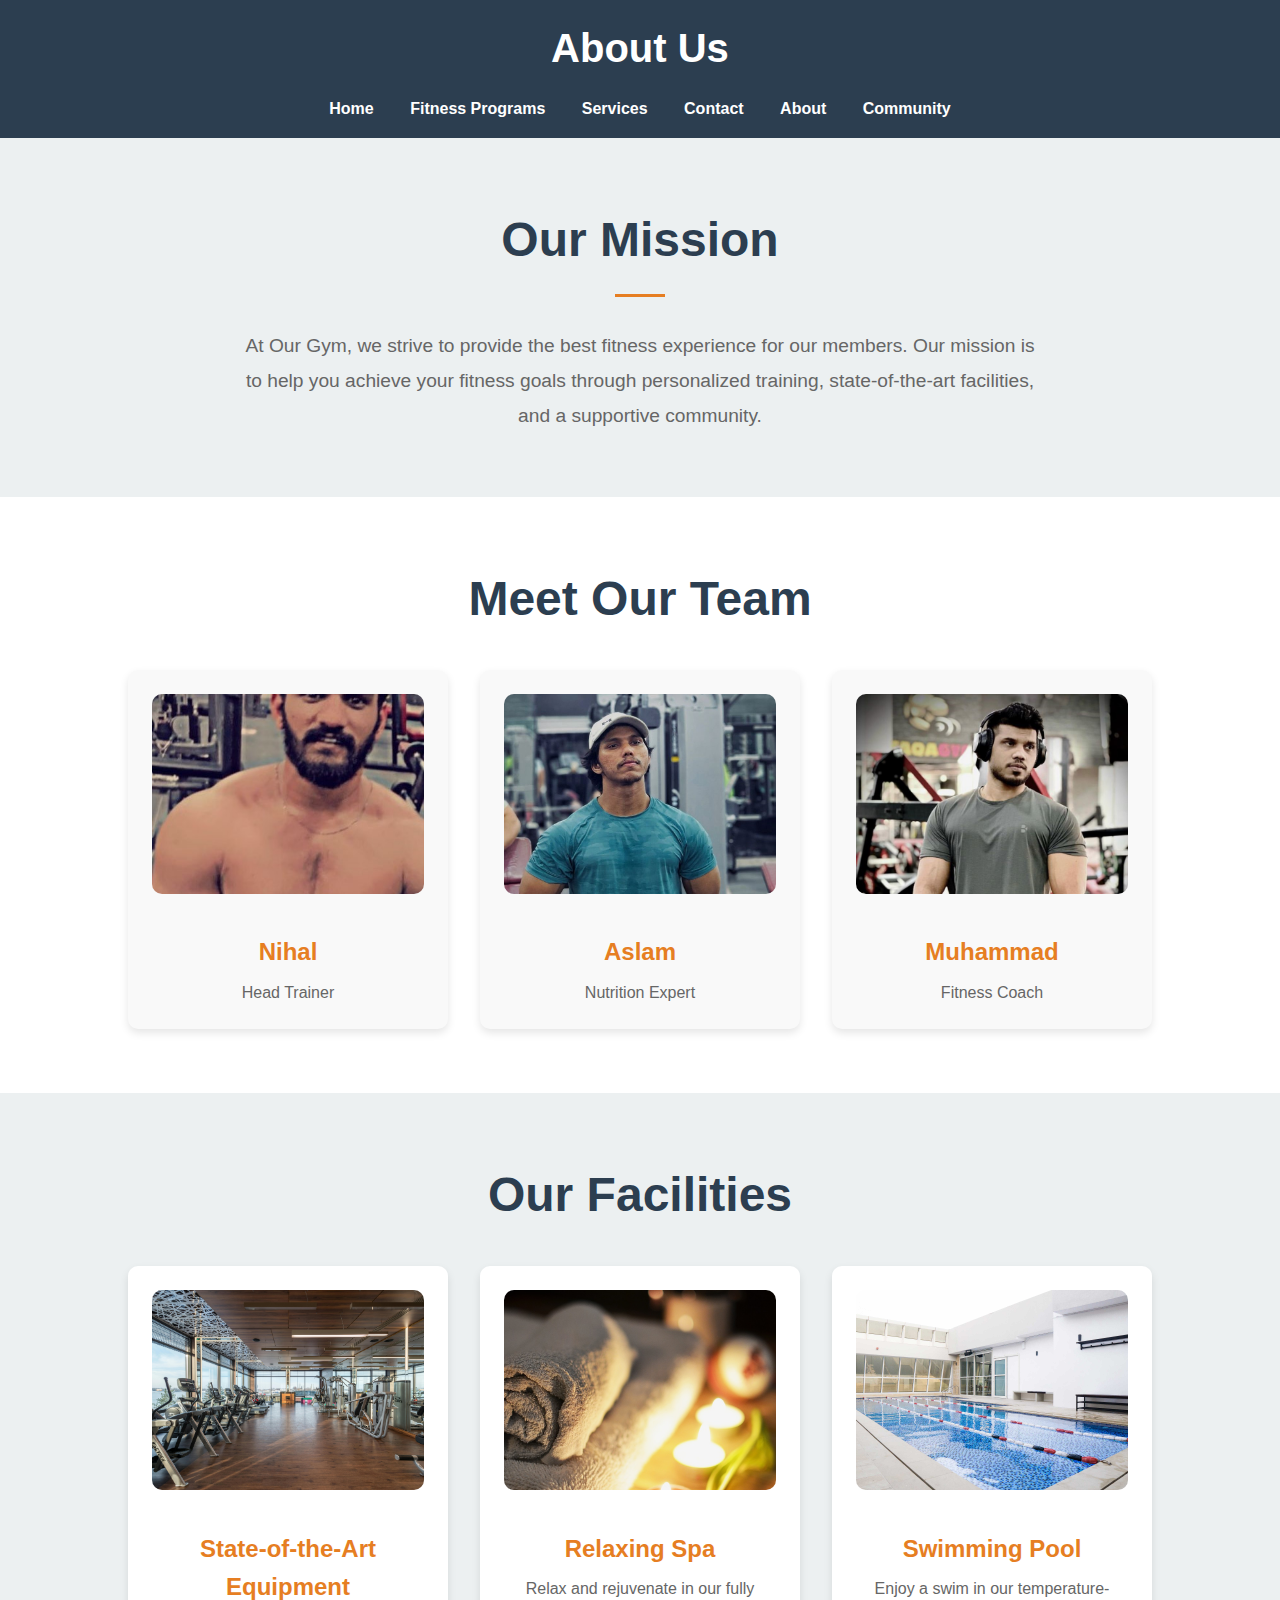
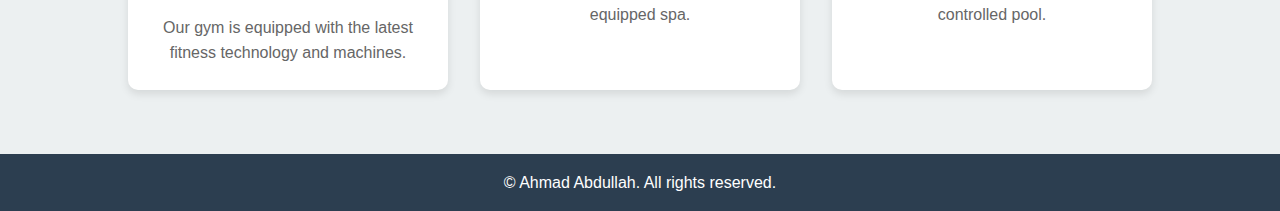
<file: About.html>
<!DOCTYPE html>
<html lang="en">
<head>
    <meta charset="UTF-8">
    <meta name="viewport" content="width=device-width, initial-scale=1.0">
    <title>About Us - Gym Website</title>
    <link rel="stylesheet" href="About.css">
</head>
<body>
    <header>
        <div class="container">
            <h1>About Us</h1>
            <nav>
                <ul>
                    <li><a href="index.html">Home</a></li>
                    <li><a href="program.html">Fitness Programs</a></li>
                    <li><a href="service.html">Services</a></li>
                    
                    <li><a href="contact.html">Contact</a></li>
                    <li><a href="About.html">About</a></li>
                    <li><a href="Community.html">Community</a></li>
                </ul>
            </nav>
        </div>
    </header>

    <section id="about">
        <div class="container">
            <h2>Our Mission</h2>
            <p>At Our Gym, we strive to provide the best fitness experience for our members. Our mission is to help you achieve your fitness goals through personalized training, state-of-the-art facilities, and a supportive community.</p>
        </div>
    </section>

    <section id="team">
        <div class="container">
            <h2>Meet Our Team</h2>
            <div class="team-grid">
                <div class="team-member">
                    <img src="WhatsApp Image 2024-05-31 at 16.14.46_61c1da9c.jpg" alt="Trainer 1">
                    <h3>Nihal</h3>
                    <p>Head Trainer</p>
                </div>
                <div class="team-member">
                    <img src="WhatsApp Image 2024-05-29 at 00.04.24_ebc8ff69.jpg" alt="Trainer 2">
                    <h3>Aslam</h3>
                    <p>Nutrition Expert</p>
                </div>
                <div class="team-member">
                    <img src="WhatsApp Image 2024-05-29 at 00.15.22_55f9c21d.jpg" alt="Trainer 3">
                    <h3>Muhammad</h3>
                    <p>Fitness Coach</p>
                </div>
            </div>
        </div>
    </section>

    <section id="facilities">
        <div class="container">
            <h2>Our Facilities</h2>
            <div class="facilities-grid">
                <div class="facility">
                    <img src="gym.jpg" alt="Gym Floor">
                    <h3>State-of-the-Art Equipment</h3>
                    <p>Our gym is equipped with the latest fitness technology and machines.</p>
                </div>
                <div class="facility">
                    <img src="massage-therapy-1584711_1280.jpg" alt="Spa">
                    <h3>Relaxing Spa</h3>
                    <p>Relax and rejuvenate in our fully equipped spa.</p>
                </div>
                <div class="facility">
                    <img src="pool.jpg" alt="Swimming Pool">
                    <h3>Swimming Pool</h3>
                    <p>Enjoy a swim in our temperature-controlled pool.</p>
                </div>
            </div>
        </div>
    </section>

    <footer>
        <div class="container">
            <p>&copy; Ahmad Abdullah. All rights reserved.</p>
        </div>
    </footer>
</body>
</html>
</file>
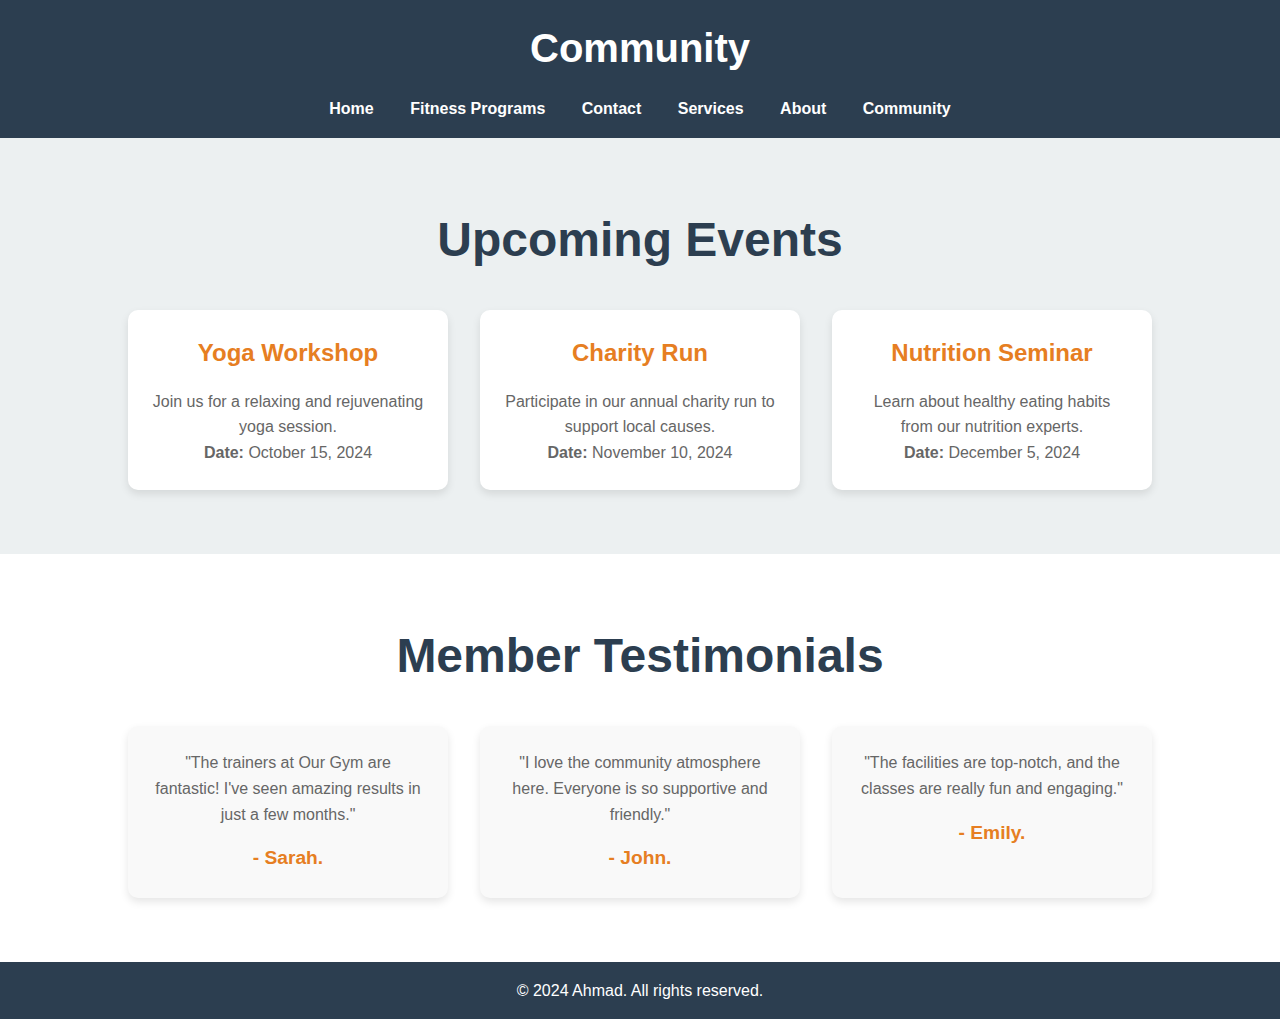
<file: Community.html>
<!DOCTYPE html>
<html lang="en">
<head>
    <meta charset="UTF-8">
    <meta name="viewport" content="width=device-width, initial-scale=1.0">
    <title>Community - Gym Website</title>
    <link rel="stylesheet" href="Community.css">
</head>
<body>
    <header>
        <div class="container">
            <h1>Community</h1>
            <nav>
                <ul>
                    <li><a href="index.html">Home</a></li>
                    <li><a href="program.html">Fitness Programs</a></li>
                    <li><a href="contact.html">Contact</a></li>
                    <li><a href="service.html">Services</a></li>
                    <li><a href="About.html">About</a></li>
                    <li><a href="Community.html">Community</a></li>
                    
                </ul>
            </nav>
        </div>
    </header>

    <section id="events">
        <div class="container">
            <h2>Upcoming Events</h2>
            <div class="events-grid">
                <div class="event">
                    <h3>Yoga Workshop</h3>
                    <p>Join us for a relaxing and rejuvenating yoga session.</p>
                    <p><strong>Date:</strong> October 15, 2024</p>
                </div>
                <div class="event">
                    <h3>Charity Run</h3>
                    <p>Participate in our annual charity run to support local causes.</p>
                    <p><strong>Date:</strong> November 10, 2024</p>
                </div>
                <div class="event">
                    <h3>Nutrition Seminar</h3>
                    <p>Learn about healthy eating habits from our nutrition experts.</p>
                    <p><strong>Date:</strong> December 5, 2024</p>
                </div>
            </div>
        </div>
    </section>

    <section id="testimonials">
        <div class="container">
            <h2>Member Testimonials</h2>
            <div class="testimonials-grid">
                <div class="testimonial">
                    <p>"The trainers at Our Gym are fantastic! I've seen amazing results in just a few months."</p>
                    <h3>- Sarah.</h3>
                </div>
                <div class="testimonial">
                    <p>"I love the community atmosphere here. Everyone is so supportive and friendly."</p>
                    <h3>- John.</h3>
                </div>
                <div class="testimonial">
                    <p>"The facilities are top-notch, and the classes are really fun and engaging."</p>
                    <h3>- Emily.</h3>
                </div>
            </div>
        </div>
    </section>

        </div>
    </section>

    <footer>
        <div class="container">
            <p>&copy; 2024 Ahmad. All rights reserved.</p>
        </div>
    </footer>
</body>
</html>
</file>
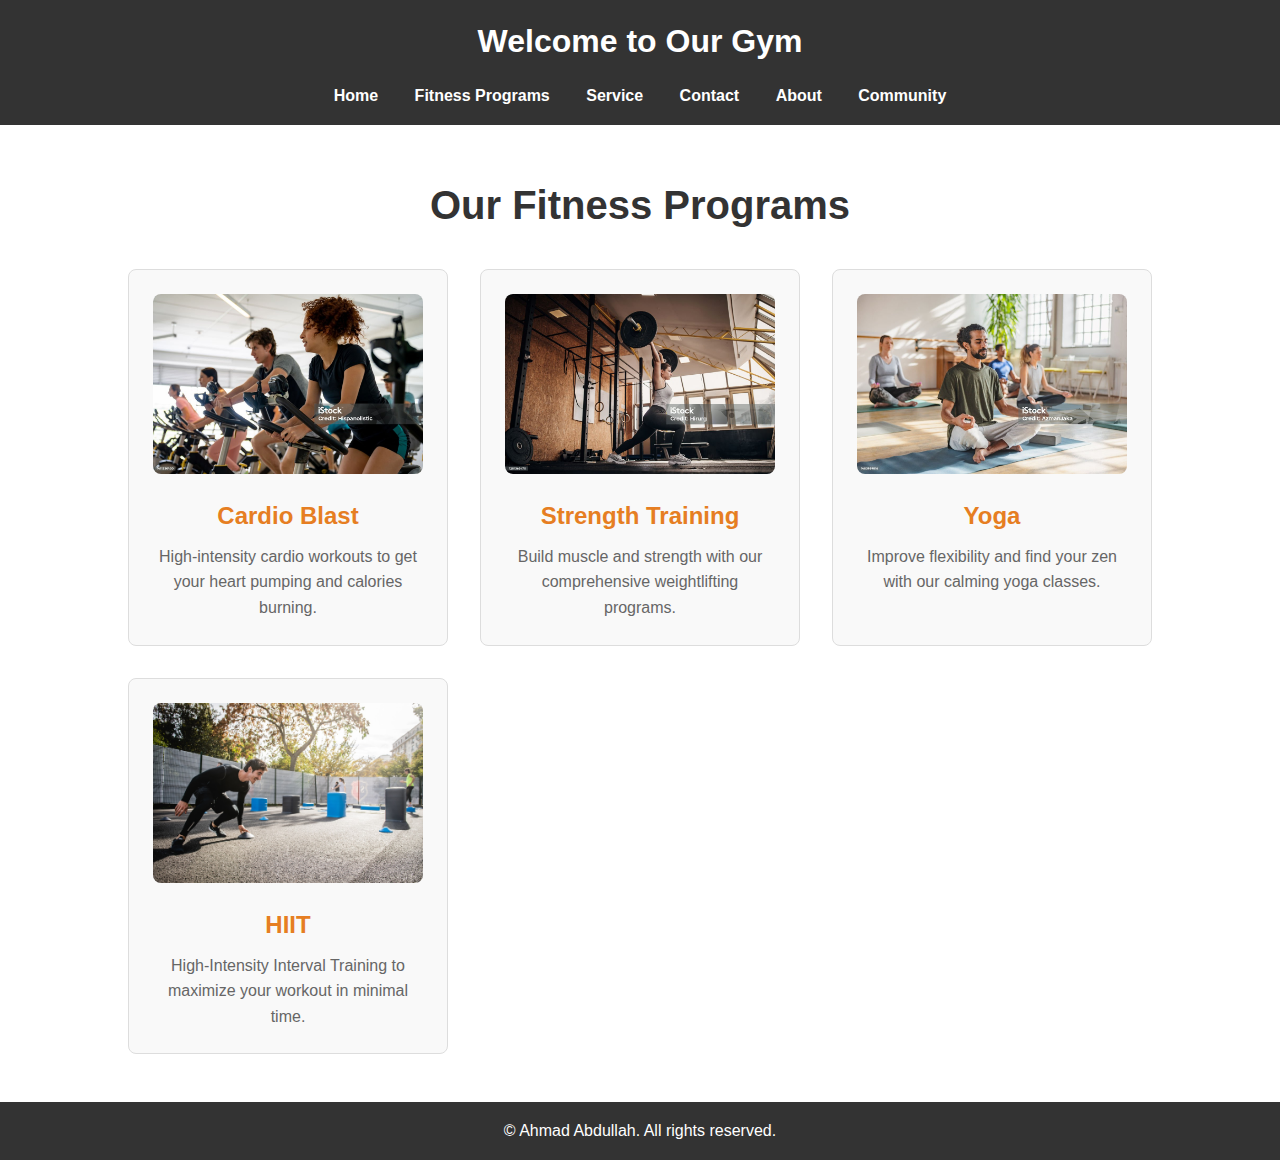
<file: program.html>
<!DOCTYPE html>
<html lang="en">
<head>
    <meta charset="UTF-8">
    <meta name="viewport" content="width=device-width, initial-scale=1.0">
    <title>Gym Website - Fitness Programs</title>
    <link rel="stylesheet" href="program.css">
</head>
<body>
    <header>
        <div class="container">
            <h1>Welcome to Our Gym</h1>
            <nav>
                <ul>
                    <li><a href="index.html">Home</a></li>
                    <li><a href="#program">Fitness Programs</a></li>
                    <li class="link"><a href="service.html">Service</a></li>
                    <li><a href="contact.html">Contact</a></li>
                    <li class="link"><a href="About.html">About</a></li>
                    <li><a href="Community.html">Community</a></li>
                 </ul>
            </nav>
        </div>
    </header>

    <section id="programs">
        <div class="container">
            <h2>Our Fitness Programs</h2>
            <div class="programs-grid">
                <div class="program">
                    <img src="istockphoto-1411330430-1024x1024.jpg" alt="Cardio Blast">
                    <h3>Cardio Blast</h3>
                    <p>High-intensity cardio workouts to get your heart pumping and calories burning.</p>
                </div>
                <div class="program">
                    <img src="istockphoto-1281363470-1024x1024.jpg" alt="Strength Training">
                    <h3>Strength Training</h3>
                    <p>Build muscle and strength with our comprehensive weightlifting programs.</p>
                </div>
                <div class="program">
                    <img src="istockphoto-1483989816-1024x1024.jpg" alt="Yoga">
                    <h3>Yoga</h3>
                    <p>Improve flexibility and find your zen with our calming yoga classes.</p>
                </div>
                <div class="program">
                    <img src="workout-5914643_1280.jpg" alt="HIIT">
                    <h3>HIIT</h3>
                    <p>High-Intensity Interval Training to maximize your workout in minimal time.</p>
                </div>
            </div>
        </div>
    </section>

    <footer>
        <div class="container">
            <p>&copy; Ahmad Abdullah. All rights reserved.</p>
        </div>
    </footer>
</body>
</html>
</file>
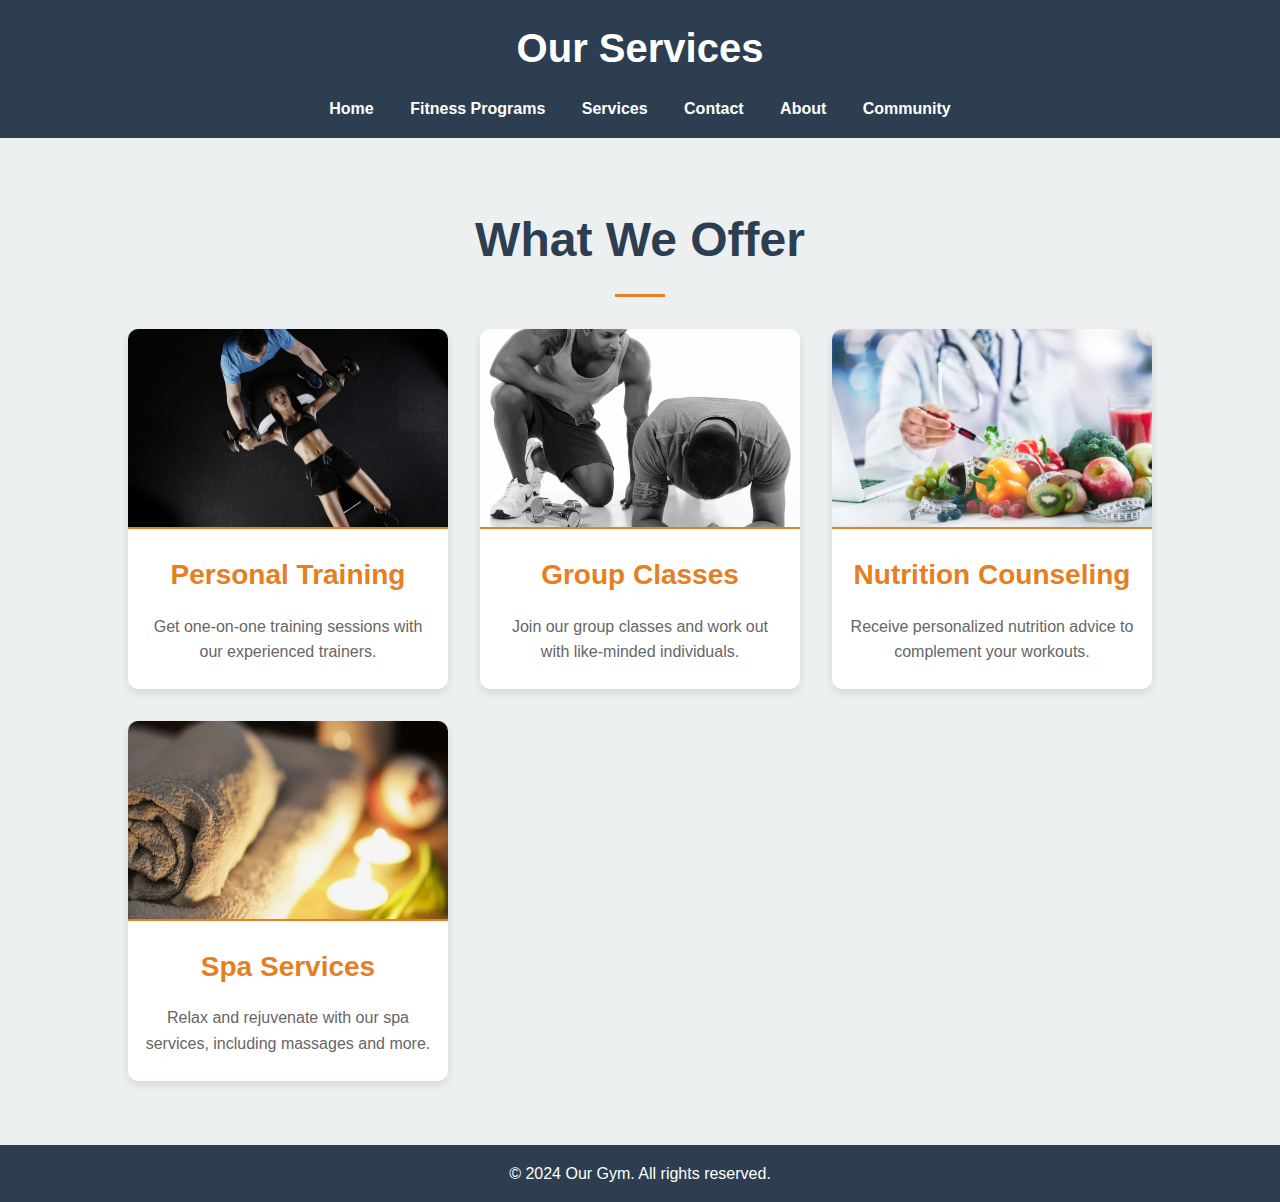
<file: service.html>
<!DOCTYPE html>
<html lang="en">
<head>
    <meta charset="UTF-8">
    <meta name="viewport" content="width=device-width, initial-scale=1.0">
    <title>Gym Website - Services</title>
    <link rel="stylesheet" href="service.css">
</head>
<body>
    <header>
        <div class="container">
            <h1>Our Services</h1>
            <nav>
                <ul>
                    <li><a href="index.html">Home</a></li>
                    <li><a href="program.html">Fitness Programs</a></li>
                    <li><a href="service.html">Services</a></li>
                    <li><a href="contact.html">Contact</a></li>
                    <li class="link"><a href="About.html">About</a></li>
                    <li><a href="Community.html">Community</a></li>
                </ul>
            </nav>
        </div>
    </header>

    <section id="services">
        <div class="container">
            <h2>What We Offer</h2>
            <div class="services-grid">
                <div class="service">
                    <img src="woman-2260736_1280.jpg" alt="Personal Training">
                    <h3>Personal Training</h3>
                    <p>Get one-on-one training sessions with our experienced trainers.</p>
                </div>
                <div class="service">
                    <img src="fitness-1291997_1280.jpg" alt="Group Classes">
                    <h3>Group Classes</h3>
                    <p>Join our group classes and work out with like-minded individuals.</p>
                </div>
                <div class="service">
                    <img src="nutritional-counseling.webp" alt="Nutrition Counseling">
                    <h3>Nutrition Counseling</h3>
                    <p>Receive personalized nutrition advice to complement your workouts.</p>
                </div>
                <div class="service">
                    <img src="massage-therapy-1584711_1280.jpg" alt="Spa Services">
                    <h3>Spa Services</h3>
                    <p>Relax and rejuvenate with our spa services, including massages and more.</p>
                </div>
            </div>
        </div>
    </section>

    <footer>
        <div class="container">
            <p>&copy; 2024 Our Gym. All rights reserved.</p>
        </div>
    </footer>
</body>
</html>
</file>
<file: About.css>
/* Basic Reset */
* {
    margin: 0;
    padding: 0;
    box-sizing: border-box;
}

/* General Styles */
body {
    font-family: 'Helvetica Neue', Arial, sans-serif;
    line-height: 1.6;
    color: #333;
    background-color: #f4f4f4;
}

/* Container */
.container {
    width: 80%;
    margin: 0 auto;
    max-width: 1200px;
}

/* Header Styles */
header {
    background: #2c3e50;
    color: #fff;
    padding: 1rem 0;
    text-align: center;
}

header h1 {
    margin-bottom: 1rem;
    font-size: 2.5rem;
}

header nav ul {
    list-style: none;
}

header nav ul li {
    display: inline;
    margin: 0 1rem;
}

header nav ul li a {
    color: #fff;
    text-decoration: none;
    font-weight: bold;
    transition: color 0.3s ease;
}

header nav ul li a:hover {
    color: #e67e22;
}

/* About Section Styles */
#about {
    padding: 4rem 0;
    background: #ecf0f1;
    text-align: center;
}

#about h2 {
    margin-bottom: 2rem;
    font-size: 3rem;
    color: #2c3e50;
    position: relative;
}

#about h2::after {
    content: '';
    display: block;
    width: 50px;
    height: 3px;
    background: #e67e22;
    margin: 1rem auto;
}

#about p {
    font-size: 1.2rem;
    color: #666;
    margin: 0 auto;
    max-width: 800px;
    line-height: 1.8;
}

/* Team Section Styles */
#team {
    padding: 4rem 0;
    background: #fff;
    text-align: center;
}

#team h2 {
    margin-bottom: 2rem;
    font-size: 3rem;
    color: #2c3e50;
}

.team-grid {
    display: grid;
    grid-template-columns: repeat(auto-fit, minmax(250px, 1fr));
    gap: 2rem;
}

.team-member {
    background: #f9f9f9;
    border-radius: 10px;
    box-shadow: 0 4px 8px rgba(0, 0, 0, 0.1);
    padding: 1.5rem;
    text-align: center;
    transition: transform 0.3s ease, box-shadow 0.3s ease;
}

.team-member img {
    width: 100%;
    height: 200px;
    object-fit: cover;
    border-radius: 10px;
    margin-bottom: 1rem;
}

.team-member h3 {
    margin: 1rem 0 0.5rem;
    font-size: 1.5rem;
    color: #e67e22;
}

.team-member p {
    font-size: 1rem;
    color: #666;
}

.team-member:hover {
    transform: translateY(-10px);
    box-shadow: 0 8px 16px rgba(0, 0, 0, 0.2);
}

/* Facilities Section Styles */
#facilities {
    padding: 4rem 0;
    background: #ecf0f1;
    text-align: center;
}

#facilities h2 {
    margin-bottom: 2rem;
    font-size: 3rem;
    color: #2c3e50;
}

.facilities-grid {
    display: grid;
    grid-template-columns: repeat(auto-fit, minmax(250px, 1fr));
    gap: 2rem;
}

.facility {
    background: #fff;
    border-radius: 10px;
    box-shadow: 0 4px 8px rgba(0, 0, 0, 0.1);
    padding: 1.5rem;
    text-align: center;
    transition: transform 0.3s ease, box-shadow 0.3s ease;
}

.facility img {
    width: 100%;
    height: 200px;
    object-fit: cover;
    border-radius: 10px;
    margin-bottom: 1rem;
}

.facility h3 {
    margin: 1rem 0 0.5rem;
    font-size: 1.5rem;
    color: #e67e22;
}

.facility p {
    font-size: 1rem;
    color: #666;
}

.facility:hover {
    transform: translateY(-10px);
    box-shadow: 0 8px 16px rgba(0, 0, 0, 0.2);
}

/* Footer Styles */
footer {
    background: #2c3e50;
    color: #fff;
    text-align: center;
    padding: 1rem 0;
    position: relative;
    width: 100%;
}

footer p {
    margin: 0;
}
</file>
<file: Community.css>
/* Basic Reset */
* {
    margin: 0;
    padding: 0;
    box-sizing: border-box;
}

/* General Styles */
body {
    font-family: 'Helvetica Neue', Arial, sans-serif;
    line-height: 1.6;
    color: #333;
    background-color: #f4f4f4;
}

/* Container */
.container {
    width: 80%;
    margin: 0 auto;
    max-width: 1200px;
}

/* Header Styles */
header {
    background: #2c3e50;
    color: #fff;
    padding: 1rem 0;
    text-align: center;
}

header h1 {
    margin-bottom: 1rem;
    font-size: 2.5rem;
}

header nav ul {
    list-style: none;
}

header nav ul li {
    display: inline;
    margin: 0 1rem;
}

header nav ul li a {
    color: #fff;
    text-decoration: none;
    font-weight: bold;
    transition: color 0.3s ease;
}

header nav ul li a:hover {
    color: #e67e22;
}

/* Section Styles */
section {
    padding: 4rem 0;
    text-align: center;
}

/* Events Section */
#events {
    background: #ecf0f1;
}

#events h2 {
    margin-bottom: 2rem;
    font-size: 3rem;
    color: #2c3e50;
}

.events-grid {
    display: grid;
    grid-template-columns: repeat(auto-fit, minmax(250px, 1fr));
    gap: 2rem;
}

.event {
    background: #fff;
    border-radius: 10px;
    padding: 1.5rem;
    box-shadow: 0 4px 8px rgba(0, 0, 0, 0.1);
    transition: transform 0.3s ease, box-shadow 0.3s ease;
}

.event h3 {
    font-size: 1.5rem;
    color: #e67e22;
    margin-bottom: 1rem;
}

.event p {
    font-size: 1rem;
    color: #666;
}

.event:hover {
    transform: translateY(-10px);
    box-shadow: 0 8px 16px rgba(0, 0, 0, 0.2);
}

/* Testimonials Section */
#testimonials {
    background: #fff;
}

#testimonials h2 {
    margin-bottom: 2rem;
    font-size: 3rem;
    color: #2c3e50;
}

.testimonials-grid {
    display: grid;
    grid-template-columns: repeat(auto-fit, minmax(250px, 1fr));
    gap: 2rem;
}

.testimonial {
    background: #f9f9f9;
    border-radius: 10px;
    padding: 1.5rem;
    box-shadow: 0 4px 8px rgba(0, 0, 0, 0.1);
    transition: transform 0.3s ease, box-shadow 0.3s ease;
}

.testimonial p {
    font-size: 1rem;
    color: #666;
    margin-bottom: 1rem;
}

.testimonial h3 {
    font-size: 1.2rem;
    color: #e67e22;
}

.testimonial:hover {
    transform: translateY(-10px);
    box-shadow: 0 8px 16px rgba(0, 0, 0, 0.2);
}

/* Gallery Section */
#gallery {
    background: #ecf0f1;
}

#gallery h2 {
    margin-bottom: 2rem;
    font-size: 3rem;
    color: #2c3e50;
}

.gallery-grid {
    display: grid;
    grid-template-columns: repeat(auto-fit, minmax(250px, 1fr));
    gap: 2rem;
}

.gallery-item {
    overflow: hidden;
    border-radius: 10px;
    box-shadow: 0 4px 8px rgba(0, 0, 0, 0.1);
}

.gallery-item img {
    width: 100%;
    height: auto;
    transition: transform 0.3s ease;
}

.gallery-item:hover img {
    transform: scale(1.1);
}

/* Footer Styles */
footer {
    background: #2c3e50;
    color: #fff;
    text-align: center;
    padding: 1rem 0;
    position: relative;
    width: 100%;
}

footer p {
    margin: 0;
}
</file>
<file: program.css>
/* styles.css */

/* Basic Reset */
* {
    margin: 0;
    padding: 0;
    box-sizing: border-box;
}

/* General Styles */
body {
    font-family: 'Arial', sans-serif;
    line-height: 1.6;
    color: #333;
    background-color: #f4f4f4;
}

/* Container */
.container {
    width: 80%;
    margin: 0 auto;
    max-width: 1200px;
}

/* Header Styles */
header {
    background: #333;
    color: #fff;
    padding: 1rem 0;
    text-align: center;
}

header h1 {
    margin-bottom: 1rem;
}

header nav ul {
    list-style: none;
}

header nav ul li {
    display: inline;
    margin: 0 1rem;
}

header nav ul li a {
    color: #fff;
    text-decoration: none;
    font-weight: bold;
}

header nav ul li a:hover {
    text-decoration: underline;
}

/* Programs Section Styles */
#programs {
    padding: 3rem 0;
    background: #fff;
    text-align: center;
}

#programs h2 {
    margin-bottom: 2rem;
    font-size: 2.5rem;
    color: #333;
}

.programs-grid {
    display: grid;
    grid-template-columns: repeat(auto-fit, minmax(250px, 1fr));
    gap: 2rem;
}

.program {
    background: #f9f9f9;
    border: 1px solid #ddd;
    padding: 1.5rem;
    border-radius: 8px;
    transition: transform 0.3s ease;
}

.program img {
    width: 100%;
    height: auto;
    border-radius: 8px;
}

.program h3 {
    margin: 1rem 0 0.5rem;
    font-size: 1.5rem;
    color: #e67e22;
}

.program p {
    font-size: 1rem;
    color: #666;
}

.program:hover {
    transform: translateY(-10px);
}

/* Footer Styles */
footer {
    background: #333;
    color: #fff;
    text-align: center;
    padding: 1rem 0;
    position: relative;
    width: 100%;
}

footer p {
    margin: 0;
}
</file>
<file: service.css>
/* styles.css */

/* Basic Reset */
* {
    margin: 0;
    padding: 0;
    box-sizing: border-box;
}

/* General Styles */
body {
    font-family: 'Helvetica Neue', Arial, sans-serif;
    line-height: 1.6;
    color: #333;
    background-color: #f4f4f4;
}

/* Container */
.container {
    width: 80%;
    margin: 0 auto;
    max-width: 1200px;
}

/* Header Styles */
header {
    background: #2c3e50;
    color: #fff;
    padding: 1rem 0;
    text-align: center;
}

header h1 {
    margin-bottom: 1rem;
    font-size: 2.5rem;
}

header nav ul {
    list-style: none;
}

header nav ul li {
    display: inline;
    margin: 0 1rem;
}

header nav ul li a {
    color: #fff;
    text-decoration: none;
    font-weight: bold;
    transition: color 0.3s ease;
}

header nav ul li a:hover {
    color: #e67e22;
}

/* Services Section Styles */
#services {
    padding: 4rem 0;
    background: #ecf0f1;
    text-align: center;
}

#services h2 {
    margin-bottom: 2rem;
    font-size: 3rem;
    color: #2c3e50;
    position: relative;
}

#services h2::after {
    content: '';
    display: block;
    width: 50px;
    height: 3px;
    background: #e67e22;
    margin: 1rem auto;
}

.services-grid {
    display: grid;
    grid-template-columns: repeat(auto-fit, minmax(250px, 1fr));
    gap: 2rem;
}

.service {
    background: #fff;
    border-radius: 10px;
    box-shadow: 0 4px 8px rgba(0, 0, 0, 0.1);
    overflow: hidden;
    transition: transform 0.3s ease, box-shadow 0.3s ease;
}

.service img {
    width: 100%;
    height: 200px;
    object-fit: cover;
    border-bottom: 2px solid #e67e22;
}

.service h3 {
    margin: 1rem 0;
    font-size: 1.75rem;
    color: #e67e22;
}

.service p {
    padding: 0 1rem 1.5rem;
    font-size: 1rem;
    color: #666;
}

.service:hover {
    transform: translateY(-10px);
    box-shadow: 0 8px 16px rgba(0, 0, 0, 0.2);
}

/* Footer Styles */
footer {
    background: #2c3e50;
    color: #fff;
    text-align: center;
    padding: 1rem 0;
    position: relative;
    width: 100%;
}

footer p {
    margin: 0;
}
</file>
